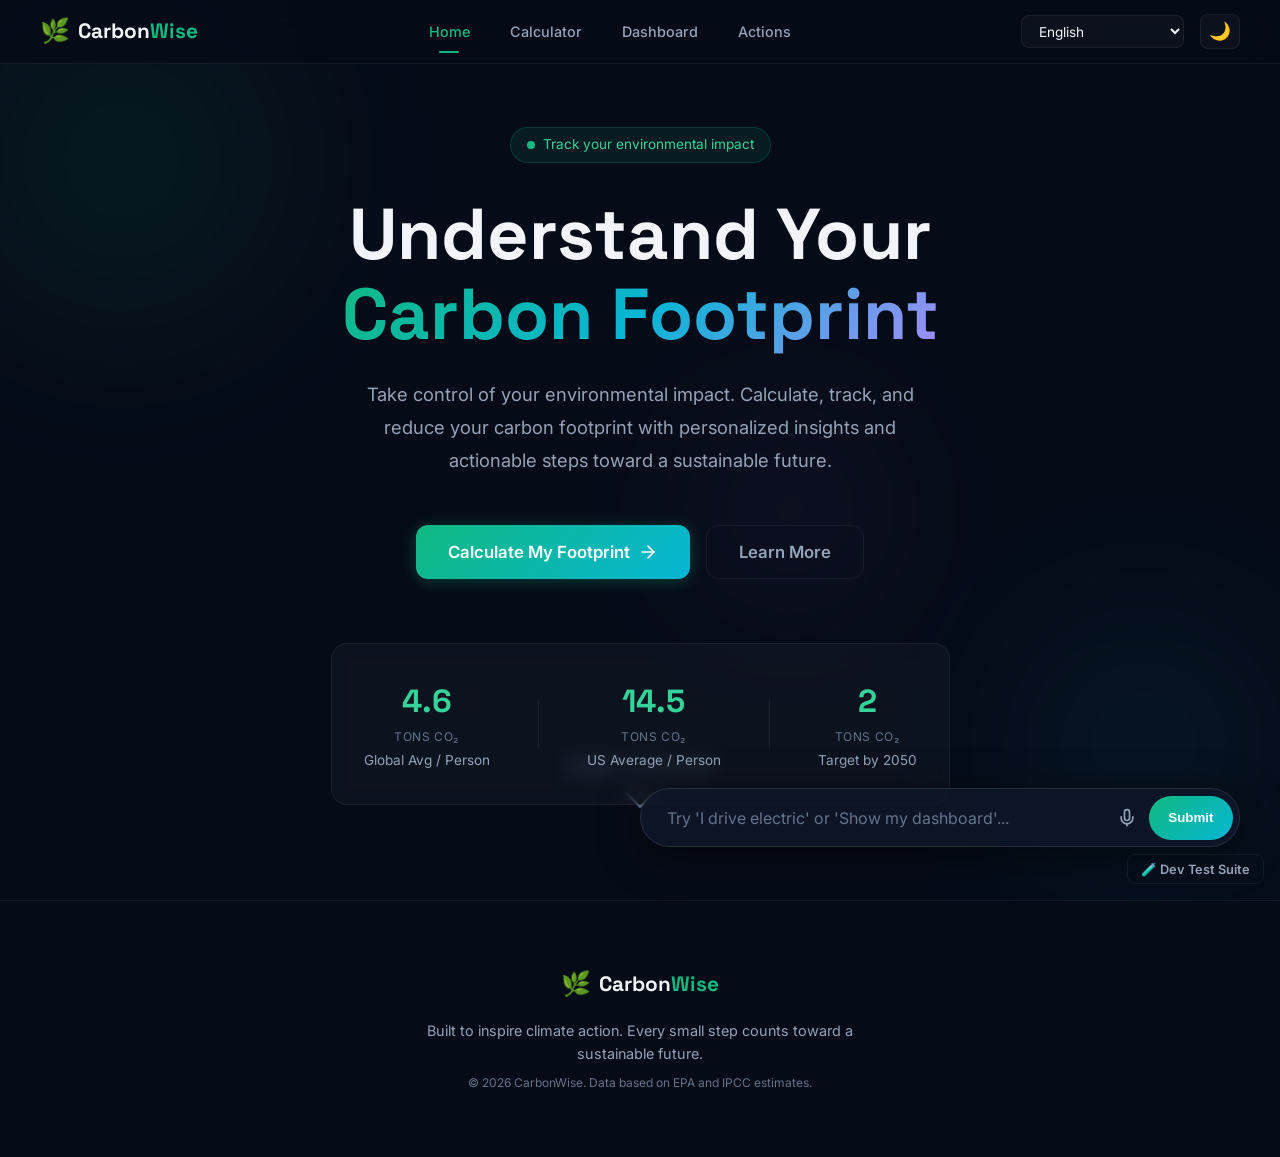
<file: index.html>
<!DOCTYPE html>
<html lang="en">
<head>
    <meta charset="UTF-8">
    <meta name="viewport" content="width=device-width, initial-scale=1.0">
    <title>CarbonWise — Track & Reduce Your Carbon Footprint</title>
    <meta name="description" content="Understand, track, and reduce your carbon footprint with personalized insights and actionable steps. Join the movement for a greener planet.">
    <link rel="preconnect" href="https://fonts.googleapis.com">
    <link rel="preconnect" href="https://fonts.gstatic.com" crossorigin>
    <link href="https://fonts.googleapis.com/css2?family=Inter:wght@300;400;500;600;700;800;900&family=Space+Grotesk:wght@400;500;600;700&display=swap" rel="stylesheet">
    <link rel="stylesheet" href="styles.css">
</head>
<body>

    <!-- ===== NAVIGATION ===== -->
    <nav id="app-nav" aria-label="Main Navigation">
        <div class="nav-container">
            <a href="#" class="nav-logo" aria-label="CarbonWise Home">
                <span class="logo-icon" aria-hidden="true">🌿</span>
                <span class="logo-text">Carbon<span class="logo-accent">Wise</span></span>
            </a>
            <div class="nav-links" role="menubar">
                <a href="#hero-section" class="nav-link active" data-section="hero" role="menuitem" data-i18n="nav_home">Home</a>
                <a href="#calculator-section" class="nav-link" data-section="calculator" role="menuitem" data-i18n="nav_calculator">Calculator</a>
                <a href="#dashboard-section" class="nav-link" data-section="dashboard" role="menuitem" data-i18n="nav_dashboard">Dashboard</a>
                <a href="#actions-section" class="nav-link" data-section="actions" role="menuitem" data-i18n="nav_actions">Actions</a>
            </div>
            <div class="nav-controls">
                <div class="lang-selector">
                    <select id="lang-select" aria-label="Select Language">
                        <option value="en">English</option>
                        <option value="hi">हिंदी (Hindi)</option>
                        <option value="mr">मराठी (Marathi)</option>
                        <option value="es">Español (Spanish)</option>
                        <option value="fr">Français (French)</option>
                    </select>
                </div>
                <button id="theme-toggle" class="theme-toggle" aria-label="Toggle theme">
                    <span class="theme-icon" aria-hidden="true">🌙</span>
                </button>
            </div>
        </div>
    </nav>

    <!-- ===== VOICE & SEARCH COMMAND BAR ===== -->
    <div class="command-bar-wrapper">
        <div class="command-bar" role="search">
            <input type="text" id="intent-input" placeholder="Try 'I drive electric' or 'Show my dashboard'..." aria-label="Search or voice command input" data-i18n-placeholder="cmd_placeholder">
            <button id="voice-btn" class="voice-btn" aria-label="Start Voice Input" title="Voice Input">
                <svg width="20" height="20" viewBox="0 0 24 24" fill="none" stroke="currentColor" stroke-width="2"><path d="M12 2a3 3 0 0 0-3 3v7a3 3 0 0 0 6 0V5a3 3 0 0 0-3-3Z"></path><path d="M19 10v2a7 7 0 0 1-14 0v-2"></path><line x1="12" y1="19" x2="12" y2="22"></line></svg>
            </button>
            <button id="intent-submit-btn" class="intent-btn" aria-label="Submit Command" data-i18n="cmd_submit">Submit</button>
        </div>
        <div id="command-feedback" class="command-feedback" aria-live="polite"></div>
    </div>

    <!-- ===== HERO SECTION ===== -->
    <section id="hero-section" class="section hero-section" aria-labelledby="hero-title">
        <div class="hero-bg-effects" aria-hidden="true">
            <div class="hero-orb hero-orb-1"></div>
            <div class="hero-orb hero-orb-2"></div>
            <div class="hero-orb hero-orb-3"></div>
            <div class="hero-particles" id="hero-particles"></div>
        </div>
        <div class="hero-content">
            <div class="hero-badge">
                <span class="badge-dot" aria-hidden="true"></span>
                <span data-i18n="hero_badge">Track your environmental impact</span>
            </div>
            <h1 class="hero-title" id="hero-title">
                <span data-i18n="hero_title_1">Understand Your</span><br>
                <span class="gradient-text" data-i18n="hero_title_2">Carbon Footprint</span>
            </h1>
            <p class="hero-subtitle" data-i18n="hero_subtitle">
                Take control of your environmental impact. Calculate, track, and reduce your carbon footprint 
                with personalized insights and actionable steps toward a sustainable future.
            </p>
            <div class="hero-actions">
                <button id="start-calculator-btn" class="btn btn-primary btn-lg" aria-label="Start Calculator">
                    <span data-i18n="btn_calc">Calculate My Footprint</span>
                    <svg width="20" height="20" viewBox="0 0 24 24" fill="none" stroke="currentColor" stroke-width="2" stroke-linecap="round" stroke-linejoin="round" aria-hidden="true"><path d="M5 12h14"/><path d="m12 5 7 7-7 7"/></svg>
                </button>
                <button id="learn-more-btn" class="btn btn-ghost btn-lg" data-i18n="btn_learn">Learn More</button>
            </div>
            <div class="hero-stats" role="group" aria-label="Global Statistics">
                <div class="hero-stat">
                    <span class="hero-stat-value" data-count="4.7">0</span>
                    <span class="hero-stat-unit" data-i18n="unit_tons">tons CO₂</span>
                    <span class="hero-stat-label" data-i18n="stat_global">Global Avg / Person</span>
                </div>
                <div class="hero-stat-divider" aria-hidden="true"></div>
                <div class="hero-stat">
                    <span class="hero-stat-value" data-count="14.7">0</span>
                    <span class="hero-stat-unit" data-i18n="unit_tons">tons CO₂</span>
                    <span class="hero-stat-label" data-i18n="stat_us">US Average / Person</span>
                </div>
                <div class="hero-stat-divider" aria-hidden="true"></div>
                <div class="hero-stat">
                    <span class="hero-stat-value" data-count="2.0">0</span>
                    <span class="hero-stat-unit" data-i18n="unit_tons">tons CO₂</span>
                    <span class="hero-stat-label" data-i18n="stat_target">Target by 2050</span>
                </div>
            </div>
        </div>
        <div class="scroll-indicator" id="scroll-indicator" aria-hidden="true">
            <span data-i18n="scroll_down">Scroll to explore</span>
            <div class="scroll-arrow"></div>
        </div>
    </section>

    <!-- ===== CALCULATOR SECTION ===== -->
    <section id="calculator-section" class="section calculator-section hidden">
        <div class="section-header">
            <span class="section-tag" data-i18n="tag_calc">Carbon Calculator</span>
            <h2 class="section-title"><span data-i18n="calc_title_1">Calculate Your</span> <span class="gradient-text" data-i18n="calc_title_2">Footprint</span></h2>
            <p class="section-desc" data-i18n="calc_desc">Answer a few questions about your lifestyle to get a personalized carbon footprint estimate.</p>
        </div>

        <!-- Step Progress Indicator -->
        <div class="step-progress" aria-hidden="true">
            <div class="step-progress-bar">
                <div class="step-progress-fill" id="step-progress-fill"></div>
            </div>
            <div class="step-indicators">
                <div class="step-indicator active" data-step="1">
                    <div class="step-dot">1</div>
                    <span class="step-label" data-i18n="step_transport">Transport</span>
                </div>
                <div class="step-indicator" data-step="2">
                    <div class="step-dot">2</div>
                    <span class="step-label" data-i18n="step_energy">Energy</span>
                </div>
                <div class="step-indicator" data-step="3">
                    <div class="step-dot">3</div>
                    <span class="step-label" data-i18n="step_diet">Diet</span>
                </div>
                <div class="step-indicator" data-step="4">
                    <div class="step-dot">4</div>
                    <span class="step-label" data-i18n="step_lifestyle">Lifestyle</span>
                </div>
            </div>
        </div>

        <!-- Calculator Steps -->
        <div class="calc-container" role="form" aria-live="polite">
            <!-- Step 1: Transportation -->
            <div class="calc-step active" data-step="1" id="calc-step-1">
                <div class="calc-step-header">
                    <div class="calc-step-icon" aria-hidden="true">🚗</div>
                    <h3 data-i18n="q_transport_title">Transportation</h3>
                    <p data-i18n="q_transport_desc">How do you get around? Your transportation choices have one of the biggest impacts on your carbon footprint.</p>
                </div>
                <div class="calc-form">
                    <div class="form-group" role="radiogroup" aria-labelledby="label_vehicle">
                        <label class="form-label" id="label_vehicle" data-i18n="lbl_vehicle">What type of vehicle do you primarily drive?</label>
                        <div class="option-cards" id="vehicle-type">
                            <div class="option-card" data-value="gasoline" tabindex="0" role="radio" aria-checked="false">
                                <span class="option-icon" aria-hidden="true">⛽</span>
                                <span class="option-title" data-i18n="opt_gas">Gasoline</span>
                            </div>
                            <div class="option-card" data-value="diesel" tabindex="0" role="radio" aria-checked="false">
                                <span class="option-icon" aria-hidden="true">🛢️</span>
                                <span class="option-title" data-i18n="opt_diesel">Diesel</span>
                            </div>
                            <div class="option-card" data-value="hybrid" tabindex="0" role="radio" aria-checked="false">
                                <span class="option-icon" aria-hidden="true">🔋</span>
                                <span class="option-title" data-i18n="opt_hybrid">Hybrid</span>
                            </div>
                            <div class="option-card" data-value="electric" tabindex="0" role="radio" aria-checked="false">
                                <span class="option-icon" aria-hidden="true">⚡</span>
                                <span class="option-title" data-i18n="opt_ev">Electric</span>
                            </div>
                            <div class="option-card" data-value="none" tabindex="0" role="radio" aria-checked="false">
                                <span class="option-icon" aria-hidden="true">🚶</span>
                                <span class="option-title" data-i18n="opt_none">No Car</span>
                            </div>
                        </div>
                    </div>
                    <div class="form-group">
                        <label class="form-label" for="weekly-miles" data-i18n="lbl_miles">Weekly driving distance (miles)</label>
                        <div class="slider-group">
                            <input type="range" id="weekly-miles" class="custom-slider" min="0" max="500" value="100" step="10">
                            <div class="slider-value"><span id="weekly-miles-val">100</span> <span data-i18n="lbl_mi_week">mi/week</span></div>
                        </div>
                    </div>
                    <div class="form-group">
                        <label class="form-label" for="flights-year" data-i18n="lbl_flights">Number of round-trip flights per year</label>
                        <div class="slider-group">
                            <input type="range" id="flights-year" class="custom-slider" min="0" max="20" value="2" step="1">
                            <div class="slider-value"><span id="flights-year-val">2</span> <span data-i18n="lbl_flights_yr">flights/year</span></div>
                        </div>
                    </div>
                    <div class="form-group" role="radiogroup" aria-labelledby="label_transit">
                        <label class="form-label" id="label_transit" data-i18n="lbl_transit">Do you use public transit regularly?</label>
                        <div class="toggle-group">
                            <div class="toggle-btn active" data-value="no" id="transit-no" tabindex="0" role="radio" aria-checked="true" data-i18n="opt_no">No</div>
                            <div class="toggle-btn" data-value="sometimes" id="transit-sometimes" tabindex="0" role="radio" aria-checked="false" data-i18n="opt_sometimes">Sometimes</div>
                            <div class="toggle-btn" data-value="daily" id="transit-daily" tabindex="0" role="radio" aria-checked="false" data-i18n="opt_daily">Daily</div>
                        </div>
                    </div>
                </div>
            </div>

            <!-- Step 2: Energy -->
            <div class="calc-step" data-step="2" id="calc-step-2">
                <div class="calc-step-header">
                    <div class="calc-step-icon" aria-hidden="true">⚡</div>
                    <h3 data-i18n="q_energy_title">Home Energy</h3>
                    <p data-i18n="q_energy_desc">Your home energy use — heating, cooling, and electricity — is a major part of your footprint.</p>
                </div>
                <div class="calc-form">
                    <div class="form-group">
                        <label class="form-label" for="electricity-bill" data-i18n="lbl_elec_bill">Monthly electricity bill ($)</label>
                        <div class="slider-group">
                            <input type="range" id="electricity-bill" class="custom-slider" min="0" max="500" value="120" step="10">
                            <div class="slider-value">$<span id="electricity-bill-val">120</span>/<span data-i18n="lbl_month">month</span></div>
                        </div>
                    </div>
                    <div class="form-group" role="radiogroup" aria-labelledby="label_heat">
                        <label class="form-label" id="label_heat" data-i18n="lbl_heat">Primary heating source</label>
                        <div class="option-cards" id="heating-source">
                            <div class="option-card" data-value="natural-gas" tabindex="0" role="radio" aria-checked="false">
                                <span class="option-icon" aria-hidden="true">🔥</span>
                                <span class="option-title" data-i18n="opt_natgas">Natural Gas</span>
                            </div>
                            <div class="option-card" data-value="electric" tabindex="0" role="radio" aria-checked="false">
                                <span class="option-icon" aria-hidden="true">⚡</span>
                                <span class="option-title" data-i18n="opt_elecheat">Electric</span>
                            </div>
                            <div class="option-card" data-value="oil" tabindex="0" role="radio" aria-checked="false">
                                <span class="option-icon" aria-hidden="true">🛢️</span>
                                <span class="option-title" data-i18n="opt_oil">Oil</span>
                            </div>
                            <div class="option-card" data-value="renewable" tabindex="0" role="radio" aria-checked="false">
                                <span class="option-icon" aria-hidden="true">☀️</span>
                                <span class="option-title" data-i18n="opt_renew">Renewable</span>
                            </div>
                        </div>
                    </div>
                    <div class="form-group">
                        <label class="form-label" for="home-size" data-i18n="lbl_homesize">Home size (sq ft)</label>
                        <div class="slider-group">
                            <input type="range" id="home-size" class="custom-slider" min="200" max="5000" value="1500" step="100">
                            <div class="slider-value"><span id="home-size-val">1500</span> <span data-i18n="lbl_sqft">sq ft</span></div>
                        </div>
                    </div>
                    <div class="form-group" role="radiogroup" aria-labelledby="label_renew_use">
                        <label class="form-label" id="label_renew_use" data-i18n="lbl_renew_use">Do you use renewable energy?</label>
                        <div class="toggle-group">
                            <div class="toggle-btn active" data-value="no" id="renewable-no" tabindex="0" role="radio" aria-checked="true" data-i18n="opt_no">No</div>
                            <div class="toggle-btn" data-value="partial" id="renewable-partial" tabindex="0" role="radio" aria-checked="false" data-i18n="opt_partial">Partially</div>
                            <div class="toggle-btn" data-value="yes" id="renewable-yes" tabindex="0" role="radio" aria-checked="false" data-i18n="opt_yes100">Yes, 100%</div>
                        </div>
                    </div>
                </div>
            </div>

            <!-- Step 3: Diet -->
            <div class="calc-step" data-step="3" id="calc-step-3">
                <div class="calc-step-header">
                    <div class="calc-step-icon" aria-hidden="true">🥗</div>
                    <h3 data-i18n="q_diet_title">Diet & Food</h3>
                    <p data-i18n="q_diet_desc">What you eat matters. Food production is responsible for about 26% of global greenhouse gas emissions.</p>
                </div>
                <div class="calc-form">
                    <div class="form-group" role="radiogroup" aria-labelledby="label_diet">
                        <label class="form-label" id="label_diet" data-i18n="lbl_diet">How would you describe your diet?</label>
                        <div class="option-cards" id="diet-type">
                            <div class="option-card" data-value="heavy-meat" tabindex="0" role="radio" aria-checked="false">
                                <span class="option-icon" aria-hidden="true">🥩</span>
                                <span class="option-title" data-i18n="opt_heavymeat">Heavy Meat</span>
                            </div>
                            <div class="option-card" data-value="average" tabindex="0" role="radio" aria-checked="false">
                                <span class="option-icon" aria-hidden="true">🍗</span>
                                <span class="option-title" data-i18n="opt_avgmeat">Average</span>
                            </div>
                            <div class="option-card" data-value="low-meat" tabindex="0" role="radio" aria-checked="false">
                                <span class="option-icon" aria-hidden="true">🐟</span>
                                <span class="option-title" data-i18n="opt_lowmeat">Low Meat</span>
                            </div>
                            <div class="option-card" data-value="vegetarian" tabindex="0" role="radio" aria-checked="false">
                                <span class="option-icon" aria-hidden="true">🥬</span>
                                <span class="option-title" data-i18n="opt_veg">Vegetarian</span>
                            </div>
                            <div class="option-card" data-value="vegan" tabindex="0" role="radio" aria-checked="false">
                                <span class="option-icon" aria-hidden="true">🌱</span>
                                <span class="option-title" data-i18n="opt_vegan">Vegan</span>
                            </div>
                        </div>
                    </div>
                    <div class="form-group" role="radiogroup" aria-labelledby="label_local">
                        <label class="form-label" id="label_local" data-i18n="lbl_local">How often do you buy locally-sourced food?</label>
                        <div class="toggle-group">
                            <div class="toggle-btn active" data-value="rarely" id="local-rarely" tabindex="0" role="radio" aria-checked="true" data-i18n="opt_rarely">Rarely</div>
                            <div class="toggle-btn" data-value="sometimes" id="local-sometimes" tabindex="0" role="radio" aria-checked="false" data-i18n="opt_sometimes">Sometimes</div>
                            <div class="toggle-btn" data-value="mostly" id="local-mostly" tabindex="0" role="radio" aria-checked="false" data-i18n="opt_mostly">Mostly</div>
                        </div>
                    </div>
                    <div class="form-group" role="radiogroup" aria-labelledby="label_waste">
                        <label class="form-label" id="label_waste" data-i18n="lbl_waste">How much food do you typically waste?</label>
                        <div class="toggle-group">
                            <div class="toggle-btn" data-value="a-lot" id="waste-alot" tabindex="0" role="radio" aria-checked="false" data-i18n="opt_alot">A Lot</div>
                            <div class="toggle-btn active" data-value="some" id="waste-some" tabindex="0" role="radio" aria-checked="true" data-i18n="opt_some">Some</div>
                            <div class="toggle-btn" data-value="minimal" id="waste-minimal" tabindex="0" role="radio" aria-checked="false" data-i18n="opt_minimal">Minimal</div>
                        </div>
                    </div>
                </div>
            </div>

            <!-- Step 4: Lifestyle -->
            <div class="calc-step" data-step="4" id="calc-step-4">
                <div class="calc-step-header">
                    <div class="calc-step-icon" aria-hidden="true">🏠</div>
                    <h3 data-i18n="q_life_title">Lifestyle & Consumption</h3>
                    <p data-i18n="q_life_desc">Your shopping habits, waste management, and general lifestyle choices also contribute to your footprint.</p>
                </div>
                <div class="calc-form">
                    <div class="form-group" role="radiogroup" aria-labelledby="label_spend">
                        <label class="form-label" id="label_spend" data-i18n="lbl_spend">How much do you spend on new goods per month?</label>
                        <div class="option-cards" id="spending-habits">
                            <div class="option-card" data-value="minimal" tabindex="0" role="radio" aria-checked="false">
                                <span class="option-icon" aria-hidden="true">🪶</span>
                                <span class="option-title" data-i18n="opt_minspend">Minimal</span>
                            </div>
                            <div class="option-card" data-value="moderate" tabindex="0" role="radio" aria-checked="false">
                                <span class="option-icon" aria-hidden="true">🛍️</span>
                                <span class="option-title" data-i18n="opt_modspend">Moderate</span>
                            </div>
                            <div class="option-card" data-value="high" tabindex="0" role="radio" aria-checked="false">
                                <span class="option-icon" aria-hidden="true">💎</span>
                                <span class="option-title" data-i18n="opt_highspend">High</span>
                            </div>
                        </div>
                    </div>
                    <div class="form-group" role="radiogroup" aria-labelledby="label_recycle">
                        <label class="form-label" id="label_recycle" data-i18n="lbl_recycle">Do you recycle and compost?</label>
                        <div class="toggle-group">
                            <div class="toggle-btn active" data-value="no" id="recycle-no" tabindex="0" role="radio" aria-checked="true" data-i18n="opt_no">No</div>
                            <div class="toggle-btn" data-value="recycle-only" id="recycle-only" tabindex="0" role="radio" aria-checked="false" data-i18n="opt_reconly">Recycle Only</div>
                            <div class="toggle-btn" data-value="both" id="recycle-both" tabindex="0" role="radio" aria-checked="false" data-i18n="opt_both">Both</div>
                        </div>
                    </div>
                    <div class="form-group" role="radiogroup" aria-labelledby="label_secondhand">
                        <label class="form-label" id="label_secondhand" data-i18n="lbl_secondhand">How often do you buy second-hand or refurbished items?</label>
                        <div class="toggle-group">
                            <div class="toggle-btn active" data-value="never" id="secondhand-never" tabindex="0" role="radio" aria-checked="true" data-i18n="opt_never">Never</div>
                            <div class="toggle-btn" data-value="sometimes" id="secondhand-sometimes" tabindex="0" role="radio" aria-checked="false" data-i18n="opt_sometimes">Sometimes</div>
                            <div class="toggle-btn" data-value="often" id="secondhand-often" tabindex="0" role="radio" aria-checked="false" data-i18n="opt_often">Often</div>
                        </div>
                    </div>
                </div>
            </div>

            <!-- Navigation Buttons -->
            <div class="calc-nav">
                <button class="btn btn-ghost" id="calc-prev-btn" disabled aria-label="Previous Step">
                    <svg width="18" height="18" viewBox="0 0 24 24" fill="none" stroke="currentColor" stroke-width="2" stroke-linecap="round" stroke-linejoin="round" aria-hidden="true"><path d="M19 12H5"/><path d="m12 19-7-7 7-7"/></svg>
                    <span data-i18n="btn_prev">Previous</span>
                </button>
                <button class="btn btn-primary" id="calc-next-btn" aria-label="Next Step">
                    <span data-i18n="btn_next">Next</span>
                    <svg width="18" height="18" viewBox="0 0 24 24" fill="none" stroke="currentColor" stroke-width="2" stroke-linecap="round" stroke-linejoin="round" aria-hidden="true"><path d="M5 12h14"/><path d="m12 5 7 7-7 7"/></svg>
                </button>
                <button class="btn btn-primary btn-glow hidden" id="calc-submit-btn" aria-label="Submit Results">
                    <span data-i18n="btn_submit">See My Results</span>
                    <svg width="18" height="18" viewBox="0 0 24 24" fill="none" stroke="currentColor" stroke-width="2" aria-hidden="true"><path d="M22 11.08V12a10 10 0 1 1-5.93-9.14"/><polyline points="22 4 12 14.01 9 11.01"/></svg>
                </button>
            </div>
        </div>
    </section>

    <!-- ===== DASHBOARD SECTION ===== -->
    <section id="dashboard-section" class="section dashboard-section hidden" aria-labelledby="dashboard-title">
        <div class="section-header">
            <span class="section-tag" data-i18n="tag_results">Your Results</span>
            <h2 class="section-title"><span data-i18n="dash_title_1">Your Carbon</span> <span class="gradient-text" data-i18n="dash_title_2">Dashboard</span></h2>
            <p class="section-desc" data-i18n="dash_desc">Here's a breakdown of your estimated annual carbon footprint and how it compares.</p>
            <button id="speak-results-btn" class="btn btn-ghost" aria-label="Read results out loud">
                <svg width="16" height="16" viewBox="0 0 24 24" fill="none" stroke="currentColor" stroke-width="2" style="margin-right: 6px;"><polygon points="11 5 6 9 2 9 2 15 6 15 11 19 11 5"></polygon><path d="M19.07 4.93a10 10 0 0 1 0 14.14M15.54 8.46a5 5 0 0 1 0 7.07"></path></svg>
                <span data-i18n="btn_speak_results">Read Results Out Loud</span>
            </button>
        </div>

        <div class="dashboard-grid">
            <!-- Total Footprint Card -->
            <div class="dash-card total-card">
                <div class="card-glow"></div>
                <div class="total-card-content">
                    <span class="dash-card-label" data-i18n="lbl_total_footprint">Your Annual Carbon Footprint</span>
                    <div class="total-value-wrap">
                        <span class="total-value" id="total-footprint" aria-live="polite">0.0</span>
                        <span class="total-unit" data-i18n="unit_tons_yr">tons CO₂e/year</span>
                    </div>
                    <div class="total-rating" id="total-rating" aria-live="polite">
                        <span class="rating-badge">Calculating...</span>
                    </div>
                    <div class="comparison-bar-container" aria-hidden="true">
                        <div class="comparison-bar">
                            <div class="comparison-marker comparison-you" id="comparison-you" style="left: 0%">
                                <span class="marker-label" data-i18n="marker_you">You</span>
                                <div class="marker-dot"></div>
                            </div>
                            <div class="comparison-marker comparison-avg" style="left: 50%">
                                <div class="marker-dot"></div>
                                <span class="marker-label" data-i18n="marker_avg">US Avg</span>
                            </div>
                            <div class="comparison-marker comparison-target" style="left: 13.6%">
                                <div class="marker-dot"></div>
                                <span class="marker-label" data-i18n="marker_target">Target</span>
                            </div>
                            <div class="comparison-gradient"></div>
                        </div>
                        <div class="comparison-labels">
                            <span>0</span>
                            <span>7.5</span>
                            <span>14.7t</span>
                        </div>
                    </div>
                </div>
            </div>

            <!-- Breakdown Donut Chart -->
            <div class="dash-card breakdown-card">
                <h3 class="dash-card-title" data-i18n="dash_breakdown">Breakdown by Category</h3>
                <div class="donut-container" aria-hidden="true">
                    <canvas id="donut-chart" width="220" height="220"></canvas>
                    <div class="donut-center">
                        <span class="donut-center-val" id="donut-center-val">0</span>
                        <span class="donut-center-label" data-i18n="unit_tons_short">tons</span>
                    </div>
                </div>
                <div class="donut-legend" id="donut-legend" aria-hidden="true"></div>
            </div>

            <!-- Category Bars -->
            <div class="dash-card bars-card">
                <h3 class="dash-card-title" data-i18n="dash_bars">Emissions by Category</h3>
                <div class="category-bars" id="category-bars" aria-live="polite"></div>
            </div>

            <!-- Equivalents Card -->
            <div class="dash-card equiv-card">
                <h3 class="dash-card-title" data-i18n="dash_equiv">What Your Footprint Equals</h3>
                <div class="equiv-grid" id="equiv-grid" aria-live="polite">
                    <div class="equiv-item">
                        <span class="equiv-icon" aria-hidden="true">🌳</span>
                        <span class="equiv-value" id="equiv-trees">0</span>
                        <span class="equiv-label" data-i18n="equiv_trees">Trees needed to offset</span>
                    </div>
                    <div class="equiv-item">
                        <span class="equiv-icon" aria-hidden="true">🚗</span>
                        <span class="equiv-value" id="equiv-driving">0</span>
                        <span class="equiv-label" data-i18n="equiv_driving">Miles of driving</span>
                    </div>
                    <div class="equiv-item">
                        <span class="equiv-icon" aria-hidden="true">💡</span>
                        <span class="equiv-value" id="equiv-bulbs">0</span>
                        <span class="equiv-label" data-i18n="equiv_bulbs">LED bulbs for a year</span>
                    </div>
                    <div class="equiv-item">
                        <span class="equiv-icon" aria-hidden="true">✈️</span>
                        <span class="equiv-value" id="equiv-flights">0</span>
                        <span class="equiv-label" data-i18n="equiv_flights">NY→London flights</span>
                    </div>
                </div>
            </div>

            <!-- Recalculate -->
            <div class="dash-card recalc-card">
                <p data-i18n="dash_recalc_msg">Not happy with the results? Adjust your inputs and try again.</p>
                <button class="btn btn-ghost" id="recalculate-btn" aria-label="Recalculate footprint">
                    <svg width="18" height="18" viewBox="0 0 24 24" fill="none" stroke="currentColor" stroke-width="2" aria-hidden="true"><polyline points="23 4 23 10 17 10"/><path d="M20.49 15a9 9 0 1 1-2.12-9.36L23 10"/></svg>
                    <span data-i18n="btn_recalc">Recalculate</span>
                </button>
            </div>
        </div>
    </section>

    <!-- ===== ACTIONS SECTION ===== -->
    <section id="actions-section" class="section actions-section hidden" aria-labelledby="actions-title">
        <div class="section-header">
            <span class="section-tag" data-i18n="tag_actions">Take Action</span>
            <h2 class="section-title"><span data-i18n="act_title_1">Reduce Your</span> <span class="gradient-text" data-i18n="act_title_2">Impact</span></h2>
            <p class="section-desc" data-i18n="act_desc">Personalized actions based on your footprint. Complete actions to earn points and badges!</p>
        </div>

        <!-- Points & Badges Bar -->
        <div class="gamification-bar" aria-live="polite">
            <div class="points-display">
                <span class="points-icon" aria-hidden="true">⭐</span>
                <span class="points-value" id="total-points">0</span>
                <span class="points-label" data-i18n="lbl_points">Points</span>
            </div>
            <div class="badges-display" id="badges-display" aria-label="Earned Badges">
                <!-- Badges injected by JS -->
            </div>
            <div class="level-display">
                <span class="level-label" data-i18n="lbl_level">Level</span>
                <span class="level-value" id="user-level">1</span>
                <div class="level-progress-bar" aria-hidden="true">
                    <div class="level-progress-fill" id="level-progress-fill" style="width: 0%"></div>
                </div>
            </div>
        </div>

        <!-- Action Categories -->
        <div class="actions-tabs" role="tablist" aria-label="Action categories">
            <button class="action-tab active" data-category="all" role="tab" aria-selected="true" data-i18n="tab_all">All</button>
            <button class="action-tab" data-category="transport" role="tab" aria-selected="false" data-i18n="tab_transport">🚗 Transport</button>
            <button class="action-tab" data-category="energy" role="tab" aria-selected="false" data-i18n="tab_energy">⚡ Energy</button>
            <button class="action-tab" data-category="diet" role="tab" aria-selected="false" data-i18n="tab_diet">🥗 Diet</button>
            <button class="action-tab" data-category="lifestyle" role="tab" aria-selected="false" data-i18n="tab_lifestyle">🏠 Lifestyle</button>
        </div>

        <!-- Actions List -->
        <div class="actions-list" id="actions-list" role="list">
            <!-- Actions injected by JS -->
        </div>
    </section>

    <!-- ===== TEST SUITE (HIDDEN BY DEFAULT) ===== -->
    <div class="test-toggle-wrapper">
        <button id="test-suite-toggle" class="btn btn-ghost btn-sm" aria-label="Toggle Developer Test Suite">🧪 Dev Test Suite</button>
    </div>
    <section id="test-suite-section" class="section test-suite-section hidden" aria-labelledby="test-suite-title">
        <div class="section-header">
            <h2 class="section-title">Automated <span class="gradient-text">Test Suite</span></h2>
            <p class="section-desc">Runs 100 validation scenarios across calculation logic, security, and translations.</p>
            <button id="run-tests-btn" class="btn btn-primary" style="margin-top: 1rem;">Run 100 Tests</button>
        </div>
        <div class="test-stats" id="test-stats">
            <div class="test-stat pass"><span id="test-pass-count">0</span> Passed</div>
            <div class="test-stat fail"><span id="test-fail-count">0</span> Failed</div>
            <div class="test-stat total"><span id="test-total-count">0</span> Total</div>
        </div>
        <div class="test-log-container">
            <table class="test-table">
                <thead>
                    <tr>
                        <th>ID</th>
                        <th>Category</th>
                        <th>Scenario</th>
                        <th>Result</th>
                        <th>Output</th>
                    </tr>
                </thead>
                <tbody id="test-log-body">
                    <!-- Logs injected by JS -->
                </tbody>
            </table>
        </div>
    </section>

    <!-- ===== FOOTER ===== -->
    <footer class="app-footer" role="contentinfo">
        <div class="footer-content">
            <div class="footer-brand">
                <span class="logo-icon" aria-hidden="true">🌿</span>
                <span class="logo-text">Carbon<span class="logo-accent">Wise</span></span>
            </div>
            <p class="footer-text" data-i18n="footer_text">Built to inspire climate action. Every small step counts toward a sustainable future.</p>
            <p class="footer-copy">© 2026 CarbonWise. Data based on EPA and IPCC estimates.</p>
        </div>
    </footer>

    <script src="app.js"></script>
</body>
</html>
</file>
<file: styles.css>
/* ============================================
   CarbonWise — Premium Design System (Upgraded)
   ============================================ */

/* === CSS Custom Properties === */
:root {
    /* Colors */
    --bg-primary: #060b18;
    --bg-secondary: #0c1222;
    --bg-card: rgba(15, 23, 42, 0.7);
    --bg-card-hover: rgba(20, 30, 55, 0.8);
    --bg-glass: rgba(255, 255, 255, 0.03);
    --bg-glass-border: rgba(255, 255, 255, 0.06);

    --text-primary: #f1f5f9;
    --text-secondary: #94a3b8;
    --text-muted: #64748b;

    --accent-green: #10b981;
    --accent-green-light: #34d399;
    --accent-green-glow: rgba(16, 185, 129, 0.3);
    --accent-teal: #06b6d4;
    --accent-teal-glow: rgba(6, 182, 212, 0.2);
    --accent-amber: #f59e0b;
    --accent-amber-glow: rgba(245, 158, 11, 0.2);
    --accent-red: #ef4444;
    --accent-red-glow: rgba(239, 68, 68, 0.2);
    --accent-purple: #a78bfa;

    --gradient-primary: linear-gradient(135deg, #10b981, #06b6d4);
    --gradient-hero: linear-gradient(135deg, #10b981 0%, #06b6d4 50%, #a78bfa 100%);
    --gradient-warm: linear-gradient(135deg, #f59e0b, #ef4444);

    /* Typography */
    --font-primary: 'Inter', -apple-system, BlinkMacSystemFont, sans-serif;
    --font-display: 'Space Grotesk', 'Inter', sans-serif;

    /* Spacing */
    --space-xs: 0.25rem;
    --space-sm: 0.5rem;
    --space-md: 1rem;
    --space-lg: 1.5rem;
    --space-xl: 2rem;
    --space-2xl: 3rem;
    --space-3xl: 4rem;

    /* Borders */
    --radius-sm: 8px;
    --radius-md: 12px;
    --radius-lg: 16px;
    --radius-xl: 24px;
    --radius-full: 9999px;

    /* Shadows */
    --shadow-sm: 0 1px 3px rgba(0,0,0,0.3);
    --shadow-md: 0 4px 20px rgba(0,0,0,0.4);
    --shadow-lg: 0 8px 40px rgba(0,0,0,0.5);
    --shadow-glow-green: 0 0 30px rgba(16, 185, 129, 0.15);

    /* Transitions */
    --transition-fast: 150ms ease;
    --transition-base: 250ms ease;
    --transition-slow: 400ms ease;
    --transition-spring: 500ms cubic-bezier(0.34, 1.56, 0.64, 1);
}


/* === Reset & Base === */
*, *::before, *::after {
    margin: 0;
    padding: 0;
    box-sizing: border-box;
}

/* Accessibility Focus Ring */
*:focus-visible {
    outline: 3px solid var(--accent-green-light);
    outline-offset: 2px;
    border-radius: var(--radius-sm);
}

html {
    scroll-behavior: smooth;
    font-size: 16px;
}

body {
    font-family: var(--font-primary);
    background: var(--bg-primary);
    color: var(--text-primary);
    line-height: 1.6;
    overflow-x: hidden;
    -webkit-font-smoothing: antialiased;
    -moz-osx-font-smoothing: grayscale;
}

/* Scrollbar */
::-webkit-scrollbar {
    width: 8px;
}
::-webkit-scrollbar-track {
    background: var(--bg-secondary);
}
::-webkit-scrollbar-thumb {
    background: var(--accent-green);
    border-radius: var(--radius-full);
}
::-webkit-scrollbar-thumb:hover {
    background: var(--accent-green-light);
}

/* Selection */
::selection {
    background: var(--accent-green);
    color: var(--bg-primary);
}

/* === Layout === */
.section {
    min-height: 100vh;
    padding: 6rem 2rem 4rem;
    position: relative;
    display: flex;
    flex-direction: column;
    align-items: center;
}

.section-header {
    text-align: center;
    max-width: 640px;
    margin-bottom: var(--space-3xl);
}

.section-tag {
    display: inline-block;
    padding: 0.35rem 1rem;
    font-size: 0.8rem;
    font-weight: 600;
    text-transform: uppercase;
    letter-spacing: 0.1em;
    color: var(--accent-green);
    background: rgba(16, 185, 129, 0.1);
    border: 1px solid rgba(16, 185, 129, 0.2);
    border-radius: var(--radius-full);
    margin-bottom: var(--space-lg);
}

.section-title {
    font-family: var(--font-display);
    font-size: clamp(2rem, 5vw, 3rem);
    font-weight: 700;
    line-height: 1.2;
    margin-bottom: var(--space-md);
}

.section-desc {
    font-size: 1.05rem;
    color: var(--text-secondary);
    line-height: 1.7;
}

.gradient-text {
    background: var(--gradient-hero);
    -webkit-background-clip: text;
    -webkit-text-fill-color: transparent;
    background-clip: text;
}

.hidden {
    display: none !important;
}


/* ============================================
   NAVIGATION & CONTROLS
   ============================================ */
#app-nav {
    position: fixed;
    top: 0;
    left: 0;
    right: 0;
    z-index: 1000;
    padding: 0.75rem 2rem;
    background: rgba(6, 11, 24, 0.7);
    backdrop-filter: blur(20px);
    -webkit-backdrop-filter: blur(20px);
    border-bottom: 1px solid var(--bg-glass-border);
    transition: var(--transition-base);
}

#app-nav.scrolled {
    background: rgba(6, 11, 24, 0.95);
    box-shadow: var(--shadow-md);
}

.nav-container {
    max-width: 1200px;
    margin: 0 auto;
    display: flex;
    align-items: center;
    justify-content: space-between;
}

.nav-logo {
    display: flex;
    align-items: center;
    gap: 0.5rem;
    text-decoration: none;
    color: var(--text-primary);
}

.logo-icon {
    font-size: 1.5rem;
}

.logo-text {
    font-family: var(--font-display);
    font-size: 1.3rem;
    font-weight: 700;
}

.logo-accent {
    color: var(--accent-green);
}

.nav-links {
    display: flex;
    gap: 0.5rem;
}

.nav-link {
    text-decoration: none;
    color: var(--text-secondary);
    font-size: 0.9rem;
    font-weight: 500;
    padding: 0.5rem 1rem;
    border-radius: var(--radius-sm);
    transition: var(--transition-fast);
    position: relative;
}

.nav-link:hover {
    color: var(--text-primary);
    background: var(--bg-glass);
}

.nav-link.active {
    color: var(--accent-green);
}

.nav-link.active::after {
    content: '';
    position: absolute;
    bottom: -2px;
    left: 50%;
    transform: translateX(-50%);
    width: 20px;
    height: 2px;
    background: var(--accent-green);
    border-radius: var(--radius-full);
}

.nav-controls {
    display: flex;
    align-items: center;
    gap: var(--space-md);
}

/* Language Selector */
.lang-selector select {
    background: var(--bg-glass);
    color: var(--text-primary);
    border: 1px solid var(--bg-glass-border);
    padding: 0.4rem 0.8rem;
    border-radius: var(--radius-sm);
    font-family: var(--font-primary);
    font-size: 0.85rem;
    cursor: pointer;
    outline: none;
}
.lang-selector select:hover {
    background: var(--bg-card-hover);
    border-color: rgba(255,255,255,0.2);
}
.lang-selector select option {
    background: var(--bg-secondary);
    color: var(--text-primary);
}

.theme-toggle {
    background: var(--bg-glass);
    border: 1px solid var(--bg-glass-border);
    border-radius: var(--radius-sm);
    padding: 0.5rem;
    cursor: pointer;
    transition: var(--transition-fast);
    font-size: 1.1rem;
    line-height: 1;
}

.theme-toggle:hover {
    background: var(--bg-card-hover);
    border-color: rgba(255,255,255,0.1);
}

/* ============================================
   VOICE & SEARCH COMMAND BAR
   ============================================ */
.command-bar-wrapper {
    position: fixed;
    bottom: 2rem;
    left: 50%;
    transform: translateX(-50%);
    z-index: 999;
    width: 90%;
    max-width: 600px;
    display: flex;
    flex-direction: column;
    align-items: center;
    gap: var(--space-sm);
    animation: fadeInUp 0.8s ease-out 1.2s both;
}

.command-bar {
    display: flex;
    width: 100%;
    background: rgba(15, 23, 42, 0.85);
    backdrop-filter: blur(15px);
    border: 1px solid rgba(255,255,255,0.1);
    border-radius: var(--radius-full);
    padding: 0.4rem;
    box-shadow: var(--shadow-lg);
    transition: all var(--transition-base);
}

.command-bar:focus-within {
    border-color: var(--accent-teal);
    box-shadow: 0 0 20px var(--accent-teal-glow), var(--shadow-lg);
}

.command-bar input {
    flex: 1;
    background: transparent;
    border: none;
    color: var(--text-primary);
    font-family: var(--font-primary);
    font-size: 1rem;
    padding: 0.5rem 1.2rem;
    outline: none;
}
.command-bar input::placeholder {
    color: var(--text-muted);
}

.voice-btn {
    background: transparent;
    border: none;
    color: var(--text-secondary);
    width: 44px;
    height: 44px;
    border-radius: 50%;
    cursor: pointer;
    display: flex;
    align-items: center;
    justify-content: center;
    transition: all var(--transition-fast);
}

.voice-btn:hover {
    background: rgba(255,255,255,0.05);
    color: var(--accent-green-light);
}

.voice-btn.listening {
    color: var(--accent-red);
    background: var(--accent-red-glow);
    animation: pulseMic 1.5s infinite;
}

@keyframes pulseMic {
    0% { box-shadow: 0 0 0 0 rgba(239, 68, 68, 0.4); }
    70% { box-shadow: 0 0 0 10px rgba(239, 68, 68, 0); }
    100% { box-shadow: 0 0 0 0 rgba(239, 68, 68, 0); }
}

.intent-btn {
    background: var(--gradient-primary);
    color: white;
    border: none;
    padding: 0 1.2rem;
    border-radius: var(--radius-full);
    font-weight: 600;
    cursor: pointer;
    transition: all var(--transition-fast);
}

.intent-btn:hover {
    transform: scale(1.05);
    box-shadow: 0 0 15px var(--accent-green-glow);
}

.command-feedback {
    background: rgba(0,0,0,0.6);
    padding: 0.4rem 1rem;
    border-radius: var(--radius-full);
    font-size: 0.85rem;
    color: var(--accent-green-light);
    opacity: 0;
    transform: translateY(10px);
    transition: all var(--transition-base);
}
.command-feedback.show {
    opacity: 1;
    transform: translateY(0);
}


/* ============================================
   HERO SECTION
   ============================================ */
.hero-section {
    justify-content: center;
    min-height: 100vh;
    overflow: hidden;
}

.hero-bg-effects {
    position: absolute;
    inset: 0;
    overflow: hidden;
    pointer-events: none;
}

.hero-orb {
    position: absolute;
    border-radius: 50%;
    filter: blur(80px);
    opacity: 0.4;
    animation: orbFloat 15s ease-in-out infinite;
}

.hero-orb-1 {
    width: 500px;
    height: 500px;
    background: radial-gradient(circle, rgba(16, 185, 129, 0.3), transparent 70%);
    top: -10%;
    left: -10%;
    animation-delay: 0s;
}

.hero-orb-2 {
    width: 400px;
    height: 400px;
    background: radial-gradient(circle, rgba(6, 182, 212, 0.25), transparent 70%);
    bottom: -5%;
    right: -5%;
    animation-delay: -5s;
}

.hero-orb-3 {
    width: 300px;
    height: 300px;
    background: radial-gradient(circle, rgba(167, 139, 250, 0.2), transparent 70%);
    top: 40%;
    left: 50%;
    animation-delay: -10s;
}

@keyframes orbFloat {
    0%, 100% { transform: translate(0, 0) scale(1); }
    33% { transform: translate(30px, -30px) scale(1.05); }
    66% { transform: translate(-20px, 20px) scale(0.95); }
}

.hero-particles {
    position: absolute;
    inset: 0;
}

.particle {
    position: absolute;
    width: 3px;
    height: 3px;
    background: var(--accent-green);
    border-radius: 50%;
    opacity: 0;
    animation: particleFade 4s ease-in-out infinite;
}

@keyframes particleFade {
    0% { opacity: 0; transform: translateY(0); }
    50% { opacity: 0.6; }
    100% { opacity: 0; transform: translateY(-80px); }
}

.hero-content {
    position: relative;
    z-index: 2;
    text-align: center;
    max-width: 800px;
}

.hero-badge {
    display: inline-flex;
    align-items: center;
    gap: 0.5rem;
    padding: 0.4rem 1rem;
    background: rgba(16, 185, 129, 0.1);
    border: 1px solid rgba(16, 185, 129, 0.2);
    border-radius: var(--radius-full);
    font-size: 0.85rem;
    color: var(--accent-green-light);
    margin-bottom: var(--space-xl);
    animation: fadeInDown 0.8s ease-out;
}

.badge-dot {
    width: 8px;
    height: 8px;
    border-radius: 50%;
    background: var(--accent-green);
    animation: pulse 2s ease-in-out infinite;
}

@keyframes pulse {
    0%, 100% { opacity: 1; transform: scale(1); }
    50% { opacity: 0.5; transform: scale(1.3); }
}

.hero-title {
    font-family: var(--font-display);
    font-size: clamp(2.5rem, 7vw, 4.5rem);
    font-weight: 800;
    line-height: 1.1;
    margin-bottom: var(--space-lg);
    animation: fadeInUp 0.8s ease-out 0.2s both;
}

.hero-subtitle {
    font-size: 1.15rem;
    color: var(--text-secondary);
    line-height: 1.8;
    max-width: 600px;
    margin: 0 auto var(--space-2xl);
    animation: fadeInUp 0.8s ease-out 0.4s both;
}

.hero-actions {
    display: flex;
    justify-content: center;
    gap: var(--space-md);
    margin-bottom: var(--space-3xl);
    animation: fadeInUp 0.8s ease-out 0.6s both;
}

.hero-stats {
    display: flex;
    justify-content: center;
    align-items: center;
    gap: var(--space-2xl);
    padding: var(--space-xl);
    background: var(--bg-glass);
    border: 1px solid var(--bg-glass-border);
    border-radius: var(--radius-lg);
    backdrop-filter: blur(10px);
    animation: fadeInUp 0.8s ease-out 0.8s both;
}

.hero-stat {
    display: flex;
    flex-direction: column;
    align-items: center;
    text-align: center;
}

.hero-stat-value {
    font-family: var(--font-display);
    font-size: 2rem;
    font-weight: 700;
    color: var(--accent-green-light);
}

.hero-stat-unit {
    font-size: 0.75rem;
    color: var(--text-muted);
    text-transform: uppercase;
    letter-spacing: 0.05em;
}

.hero-stat-label {
    font-size: 0.85rem;
    color: var(--text-secondary);
    margin-top: var(--space-xs);
}

.hero-stat-divider {
    width: 1px;
    height: 50px;
    background: var(--bg-glass-border);
}

/* Scroll Indicator */
.scroll-indicator {
    position: absolute;
    bottom: 6rem;
    display: flex;
    flex-direction: column;
    align-items: center;
    gap: 0.5rem;
    color: var(--text-muted);
    font-size: 0.75rem;
    text-transform: uppercase;
    letter-spacing: 0.1em;
    animation: fadeInUp 0.8s ease-out 1s both;
}

.scroll-arrow {
    width: 20px;
    height: 20px;
    border-right: 2px solid var(--text-muted);
    border-bottom: 2px solid var(--text-muted);
    transform: rotate(45deg);
    animation: scrollBounce 2s ease-in-out infinite;
}

@keyframes scrollBounce {
    0%, 100% { transform: rotate(45deg) translateY(0); }
    50% { transform: rotate(45deg) translateY(5px); }
}

@keyframes fadeInUp {
    from { opacity: 0; transform: translateY(20px); }
    to { opacity: 1; transform: translateY(0); }
}

@keyframes fadeInDown {
    from { opacity: 0; transform: translateY(-20px); }
    to { opacity: 1; transform: translateY(0); }
}


/* ============================================
   BUTTONS
   ============================================ */
.btn {
    display: inline-flex;
    align-items: center;
    justify-content: center;
    gap: 0.5rem;
    padding: 0.75rem 1.5rem;
    border: none;
    border-radius: var(--radius-sm);
    font-family: var(--font-primary);
    font-size: 0.95rem;
    font-weight: 600;
    cursor: pointer;
    transition: all var(--transition-base);
    text-decoration: none;
    white-space: nowrap;
}

.btn-primary {
    background: var(--gradient-primary);
    color: white;
    box-shadow: 0 2px 15px var(--accent-green-glow);
}

.btn-primary:hover {
    transform: translateY(-2px);
    box-shadow: 0 4px 25px var(--accent-green-glow);
}

.btn-primary:active {
    transform: translateY(0);
}

.btn-ghost {
    background: transparent;
    color: var(--text-secondary);
    border: 1px solid var(--bg-glass-border);
}

.btn-ghost:hover {
    color: var(--text-primary);
    background: var(--bg-glass);
    border-color: rgba(255,255,255,0.1);
}

.btn-sm {
    padding: 0.4rem 0.8rem;
    font-size: 0.8rem;
}

.btn-lg {
    padding: 1rem 2rem;
    font-size: 1.05rem;
    border-radius: var(--radius-md);
}

.btn-glow {
    animation: glowPulse 2s ease-in-out infinite;
}

@keyframes glowPulse {
    0%, 100% { box-shadow: 0 2px 15px var(--accent-green-glow); }
    50% { box-shadow: 0 4px 30px var(--accent-green-glow), 0 0 60px rgba(16, 185, 129, 0.15); }
}

.btn:disabled {
    opacity: 0.4;
    cursor: not-allowed;
    transform: none !important;
}


/* ============================================
   CALCULATOR
   ============================================ */
.calculator-section {
    background: linear-gradient(180deg, var(--bg-primary) 0%, var(--bg-secondary) 100%);
}

/* Step Progress */
.step-progress {
    width: 100%;
    max-width: 700px;
    margin-bottom: var(--space-2xl);
}

.step-progress-bar {
    height: 4px;
    background: rgba(255,255,255,0.05);
    border-radius: var(--radius-full);
    margin-bottom: var(--space-lg);
    overflow: hidden;
}

.step-progress-fill {
    height: 100%;
    background: var(--gradient-primary);
    border-radius: var(--radius-full);
    width: 25%;
    transition: width var(--transition-slow);
}

.step-indicators {
    display: flex;
    justify-content: space-between;
}

.step-indicator {
    display: flex;
    flex-direction: column;
    align-items: center;
    gap: 0.5rem;
    opacity: 0.4;
    transition: all var(--transition-base);
}

.step-indicator.active {
    opacity: 1;
}

.step-indicator.completed {
    opacity: 0.7;
}

.step-dot {
    width: 44px;
    height: 44px;
    border-radius: 50%;
    display: flex;
    align-items: center;
    justify-content: center;
    background: var(--bg-card);
    border: 2px solid var(--bg-glass-border);
    transition: all var(--transition-base);
    color: var(--text-muted);
}

.step-indicator.active .step-dot {
    border-color: var(--accent-green);
    background: rgba(16, 185, 129, 0.1);
    color: var(--accent-green);
    box-shadow: 0 0 20px var(--accent-green-glow);
}

.step-indicator.completed .step-dot {
    border-color: var(--accent-green);
    background: var(--accent-green);
    color: white;
}

.step-label {
    font-size: 0.8rem;
    font-weight: 500;
    color: var(--text-muted);
    transition: color var(--transition-base);
}

.step-indicator.active .step-label {
    color: var(--accent-green-light);
}

/* Calculator Container */
.calc-container {
    width: 100%;
    max-width: 700px;
}

.calc-step {
    display: none;
    animation: fadeInUp 0.5s ease-out;
}

.calc-step.active {
    display: block;
}

.calc-step-header {
    text-align: center;
    margin-bottom: var(--space-2xl);
}

.calc-step-icon {
    font-size: 3rem;
    margin-bottom: var(--space-md);
}

.calc-step-header h3 {
    font-family: var(--font-display);
    font-size: 1.5rem;
    font-weight: 700;
    margin-bottom: var(--space-sm);
}

.calc-step-header p {
    color: var(--text-secondary);
    font-size: 0.95rem;
}

/* Form Elements */
.calc-form {
    display: flex;
    flex-direction: column;
    gap: var(--space-xl);
}

.form-group {
    display: flex;
    flex-direction: column;
    gap: var(--space-md);
}

.form-label {
    font-size: 0.95rem;
    font-weight: 500;
    color: var(--text-primary);
}

/* Option Cards */
.option-cards {
    display: flex;
    flex-wrap: wrap;
    gap: var(--space-sm);
}

.option-card {
    flex: 1;
    min-width: 100px;
    display: flex;
    flex-direction: column;
    align-items: center;
    gap: 0.3rem;
    padding: var(--space-md) var(--space-sm);
    background: var(--bg-card);
    border: 1.5px solid var(--bg-glass-border);
    border-radius: var(--radius-md);
    cursor: pointer;
    transition: all var(--transition-base);
    font-family: var(--font-primary);
    color: var(--text-secondary);
}

.option-card:hover {
    background: var(--bg-card-hover);
    border-color: rgba(255,255,255,0.1);
    transform: translateY(-2px);
}

.option-card.selected {
    border-color: var(--accent-green);
    background: rgba(16, 185, 129, 0.08);
    color: var(--text-primary);
    box-shadow: 0 0 20px var(--accent-green-glow);
}

.option-icon {
    font-size: 1.5rem;
}

.option-title {
    font-size: 0.85rem;
    font-weight: 600;
    color: inherit;
}

.option-desc {
    font-size: 0.7rem;
    color: var(--text-muted);
}

/* Sliders */
.slider-group {
    display: flex;
    align-items: center;
    gap: var(--space-lg);
}

.custom-slider {
    flex: 1;
    -webkit-appearance: none;
    appearance: none;
    height: 6px;
    border-radius: var(--radius-full);
    background: rgba(255,255,255,0.08);
    outline: none;
    transition: var(--transition-fast);
}

.custom-slider::-webkit-slider-thumb {
    -webkit-appearance: none;
    width: 22px;
    height: 22px;
    border-radius: 50%;
    background: var(--accent-green);
    cursor: pointer;
    box-shadow: 0 0 10px var(--accent-green-glow);
    transition: var(--transition-fast);
}

.custom-slider::-webkit-slider-thumb:hover {
    transform: scale(1.2);
    box-shadow: 0 0 20px var(--accent-green-glow);
}

.custom-slider::-moz-range-thumb {
    width: 22px;
    height: 22px;
    border-radius: 50%;
    background: var(--accent-green);
    cursor: pointer;
    border: none;
    box-shadow: 0 0 10px var(--accent-green-glow);
}

.slider-value {
    min-width: 110px;
    text-align: right;
    font-family: var(--font-display);
    font-size: 1rem;
    font-weight: 600;
    color: var(--accent-green-light);
    white-space: nowrap;
}

/* Toggle Buttons */
.toggle-group {
    display: flex;
    gap: var(--space-sm);
}

.toggle-btn {
    flex: 1;
    padding: 0.65rem 1rem;
    border: 1.5px solid var(--bg-glass-border);
    border-radius: var(--radius-sm);
    background: var(--bg-card);
    color: var(--text-secondary);
    font-family: var(--font-primary);
    font-size: 0.9rem;
    font-weight: 500;
    cursor: pointer;
    transition: all var(--transition-base);
    text-align: center;
}

.toggle-btn:hover {
    border-color: rgba(255,255,255,0.12);
    background: var(--bg-card-hover);
}

.toggle-btn.active {
    border-color: var(--accent-green);
    background: rgba(16, 185, 129, 0.1);
    color: var(--accent-green-light);
}

/* Calculator Navigation */
.calc-nav {
    display: flex;
    justify-content: space-between;
    margin-top: var(--space-2xl);
    padding-top: var(--space-xl);
    border-top: 1px solid var(--bg-glass-border);
}


/* ============================================
   DASHBOARD
   ============================================ */
.dashboard-section {
    background: linear-gradient(180deg, var(--bg-secondary) 0%, var(--bg-primary) 50%, var(--bg-secondary) 100%);
}

.dashboard-grid {
    display: grid;
    grid-template-columns: repeat(2, 1fr);
    gap: var(--space-lg);
    width: 100%;
    max-width: 900px;
}

.dash-card {
    background: var(--bg-card);
    border: 1px solid var(--bg-glass-border);
    border-radius: var(--radius-lg);
    padding: var(--space-xl);
    backdrop-filter: blur(10px);
    transition: all var(--transition-base);
    position: relative;
    overflow: hidden;
}

.dash-card:hover {
    border-color: rgba(255,255,255,0.1);
    transform: translateY(-2px);
    box-shadow: var(--shadow-md);
}

.dash-card-title {
    font-family: var(--font-display);
    font-size: 1rem;
    font-weight: 600;
    color: var(--text-secondary);
    margin-bottom: var(--space-lg);
    text-transform: uppercase;
    letter-spacing: 0.04em;
}

.dash-card-label {
    font-size: 0.85rem;
    color: var(--text-muted);
    text-transform: uppercase;
    letter-spacing: 0.08em;
}

/* Total Card */
.total-card {
    grid-column: 1 / -1;
    text-align: center;
    background: linear-gradient(135deg, rgba(16, 185, 129, 0.05), rgba(6, 182, 212, 0.05));
    border-color: rgba(16, 185, 129, 0.15);
}

.card-glow {
    position: absolute;
    top: -50%;
    left: 50%;
    transform: translateX(-50%);
    width: 300px;
    height: 300px;
    background: radial-gradient(circle, var(--accent-green-glow), transparent 70%);
    pointer-events: none;
    opacity: 0.4;
}

.total-card-content {
    position: relative;
    z-index: 1;
}

.total-value-wrap {
    margin: var(--space-lg) 0;
}

.total-value {
    font-family: var(--font-display);
    font-size: 4.5rem;
    font-weight: 800;
    background: var(--gradient-hero);
    -webkit-background-clip: text;
    -webkit-text-fill-color: transparent;
    background-clip: text;
    line-height: 1;
}

.total-unit {
    display: block;
    font-size: 0.95rem;
    color: var(--text-muted);
    margin-top: var(--space-xs);
}

.total-rating {
    margin-bottom: var(--space-xl);
}

.rating-badge {
    display: inline-block;
    padding: 0.4rem 1.2rem;
    border-radius: var(--radius-full);
    font-size: 0.85rem;
    font-weight: 600;
}

.rating-great {
    background: rgba(16, 185, 129, 0.15);
    color: var(--accent-green-light);
    border: 1px solid rgba(16, 185, 129, 0.3);
}

.rating-good {
    background: rgba(6, 182, 212, 0.15);
    color: var(--accent-teal);
    border: 1px solid rgba(6, 182, 212, 0.3);
}

.rating-average {
    background: rgba(245, 158, 11, 0.15);
    color: var(--accent-amber);
    border: 1px solid rgba(245, 158, 11, 0.3);
}

.rating-high {
    background: rgba(239, 68, 68, 0.15);
    color: var(--accent-red);
    border: 1px solid rgba(239, 68, 68, 0.3);
}

/* Comparison Bar */
.comparison-bar-container {
    max-width: 500px;
    margin: 0 auto;
}

.comparison-bar {
    position: relative;
    height: 8px;
    border-radius: var(--radius-full);
    margin: var(--space-2xl) 0 var(--space-md);
}

.comparison-gradient {
    position: absolute;
    inset: 0;
    border-radius: var(--radius-full);
    background: linear-gradient(to right, #10b981, #06b6d4, #f59e0b, #ef4444);
    opacity: 0.6;
}

.comparison-marker {
    position: absolute;
    top: 50%;
    transform: translate(-50%, -50%);
    z-index: 2;
    display: flex;
    flex-direction: column;
    align-items: center;
    gap: 0.3rem;
}

.comparison-marker .marker-dot {
    width: 16px;
    height: 16px;
    border-radius: 50%;
    background: white;
    border: 3px solid var(--bg-primary);
    box-shadow: 0 0 10px rgba(255,255,255,0.3);
}

.comparison-marker .marker-label {
    position: absolute;
    top: -24px;
    font-size: 0.7rem;
    font-weight: 600;
    color: var(--text-secondary);
    white-space: nowrap;
}

.comparison-you .marker-dot {
    background: var(--accent-green);
    box-shadow: 0 0 15px var(--accent-green-glow);
}

.comparison-you .marker-label {
    color: var(--accent-green-light);
    font-weight: 700;
}

.comparison-labels {
    display: flex;
    justify-content: space-between;
    font-size: 0.7rem;
    color: var(--text-muted);
}

/* Donut Chart */
.breakdown-card {
    display: flex;
    flex-direction: column;
    align-items: center;
}

.donut-container {
    position: relative;
    width: 220px;
    height: 220px;
    margin-bottom: var(--space-lg);
}

.donut-center {
    position: absolute;
    top: 50%;
    left: 50%;
    transform: translate(-50%, -50%);
    text-align: center;
}

.donut-center-val {
    font-family: var(--font-display);
    font-size: 1.8rem;
    font-weight: 700;
    color: var(--text-primary);
    display: block;
}

.donut-center-label {
    font-size: 0.75rem;
    color: var(--text-muted);
    text-transform: uppercase;
}

.donut-legend {
    display: flex;
    flex-wrap: wrap;
    justify-content: center;
    gap: var(--space-md);
}

.legend-item {
    display: flex;
    align-items: center;
    gap: 0.4rem;
    font-size: 0.8rem;
    color: var(--text-secondary);
}

.legend-dot {
    width: 10px;
    height: 10px;
    border-radius: 50%;
}

/* Category Bars */
.bars-card {
    display: flex;
    flex-direction: column;
}

.category-bars {
    display: flex;
    flex-direction: column;
    gap: var(--space-lg);
    flex: 1;
    justify-content: center;
}

.cat-bar-item {
    display: flex;
    flex-direction: column;
    gap: 0.4rem;
}

.cat-bar-header {
    display: flex;
    justify-content: space-between;
    align-items: center;
}

.cat-bar-label {
    font-size: 0.85rem;
    font-weight: 500;
    color: var(--text-secondary);
}

.cat-bar-value {
    font-family: var(--font-display);
    font-size: 0.85rem;
    font-weight: 600;
    color: var(--text-primary);
}

.cat-bar-track {
    height: 8px;
    border-radius: var(--radius-full);
    background: rgba(255,255,255,0.05);
    overflow: hidden;
}

.cat-bar-fill {
    height: 100%;
    border-radius: var(--radius-full);
    transition: width 1.2s cubic-bezier(0.34, 1.56, 0.64, 1);
    width: 0;
}

/* Equivalents */
.equiv-grid {
    display: grid;
    grid-template-columns: 1fr 1fr;
    gap: var(--space-md);
}

.equiv-item {
    display: flex;
    flex-direction: column;
    align-items: center;
    text-align: center;
    padding: var(--space-md);
    background: var(--bg-glass);
    border: 1px solid var(--bg-glass-border);
    border-radius: var(--radius-md);
    gap: 0.3rem;
}

.equiv-icon {
    font-size: 1.5rem;
}

.equiv-value {
    font-family: var(--font-display);
    font-size: 1.3rem;
    font-weight: 700;
    color: var(--accent-green-light);
}

.equiv-label {
    font-size: 0.7rem;
    color: var(--text-muted);
}

/* Recalculate */
.recalc-card {
    grid-column: 1 / -1;
    display: flex;
    align-items: center;
    justify-content: space-between;
    padding: var(--space-lg) var(--space-xl);
}

.recalc-card p {
    color: var(--text-secondary);
    font-size: 0.95rem;
}


/* ============================================
   ACTIONS SECTION
   ============================================ */
.actions-section {
    background: linear-gradient(180deg, var(--bg-secondary) 0%, var(--bg-primary) 100%);
}

/* Gamification Bar */
.gamification-bar {
    display: flex;
    align-items: center;
    justify-content: space-between;
    width: 100%;
    max-width: 900px;
    padding: var(--space-lg) var(--space-xl);
    background: var(--bg-card);
    border: 1px solid var(--bg-glass-border);
    border-radius: var(--radius-lg);
    margin-bottom: var(--space-2xl);
    gap: var(--space-xl);
    flex-wrap: wrap;
}

.points-display {
    display: flex;
    align-items: center;
    gap: var(--space-sm);
}

.points-icon {
    font-size: 1.3rem;
}

.points-value {
    font-family: var(--font-display);
    font-size: 1.5rem;
    font-weight: 700;
    color: var(--accent-amber);
}

.points-label {
    font-size: 0.85rem;
    color: var(--text-muted);
}

.badges-display {
    display: flex;
    gap: var(--space-sm);
    flex-wrap: wrap;
}

.badge-item {
    width: 40px;
    height: 40px;
    display: flex;
    align-items: center;
    justify-content: center;
    border-radius: 50%;
    background: rgba(255,255,255,0.05);
    border: 1.5px solid var(--bg-glass-border);
    font-size: 1.1rem;
    transition: all var(--transition-base);
    position: relative;
    cursor: default;
}

.badge-item.earned {
    border-color: var(--accent-amber);
    background: rgba(245, 158, 11, 0.1);
    animation: badgePop 0.5s var(--transition-spring);
}

.badge-item.locked {
    opacity: 0.3;
    filter: grayscale(1);
}

.badge-item .badge-tooltip {
    position: absolute;
    bottom: calc(100% + 8px);
    left: 50%;
    transform: translateX(-50%);
    background: var(--bg-secondary);
    border: 1px solid var(--bg-glass-border);
    padding: 0.3rem 0.6rem;
    border-radius: var(--radius-sm);
    font-size: 0.7rem;
    color: var(--text-secondary);
    white-space: nowrap;
    opacity: 0;
    pointer-events: none;
    transition: opacity var(--transition-fast);
}

.badge-item:hover .badge-tooltip {
    opacity: 1;
}

@keyframes badgePop {
    0% { transform: scale(0); }
    50% { transform: scale(1.3); }
    100% { transform: scale(1); }
}

.level-display {
    display: flex;
    align-items: center;
    gap: var(--space-sm);
}

.level-label {
    font-size: 0.8rem;
    color: var(--text-muted);
}

.level-value {
    font-family: var(--font-display);
    font-size: 1.3rem;
    font-weight: 700;
    color: var(--accent-purple);
}

.level-progress-bar {
    width: 80px;
    height: 6px;
    background: rgba(255,255,255,0.05);
    border-radius: var(--radius-full);
    overflow: hidden;
}

.level-progress-fill {
    height: 100%;
    background: linear-gradient(to right, var(--accent-purple), var(--accent-teal));
    border-radius: var(--radius-full);
    transition: width var(--transition-slow);
}

/* Action Tabs */
.actions-tabs {
    display: flex;
    gap: var(--space-sm);
    margin-bottom: var(--space-xl);
    overflow-x: auto;
    width: 100%;
    max-width: 900px;
    padding-bottom: var(--space-sm);
}

.action-tab {
    padding: 0.5rem 1.2rem;
    border: 1.5px solid var(--bg-glass-border);
    border-radius: var(--radius-full);
    background: transparent;
    color: var(--text-secondary);
    font-family: var(--font-primary);
    font-size: 0.85rem;
    font-weight: 500;
    cursor: pointer;
    transition: all var(--transition-base);
    white-space: nowrap;
}

.action-tab:hover {
    border-color: rgba(255,255,255,0.12);
    color: var(--text-primary);
}

.action-tab.active {
    border-color: var(--accent-green);
    background: rgba(16, 185, 129, 0.1);
    color: var(--accent-green-light);
}

/* Actions List */
.actions-list {
    display: flex;
    flex-direction: column;
    gap: var(--space-md);
    width: 100%;
    max-width: 900px;
}

.action-item {
    display: flex;
    align-items: center;
    gap: var(--space-lg);
    padding: var(--space-lg) var(--space-xl);
    background: var(--bg-card);
    border: 1px solid var(--bg-glass-border);
    border-radius: var(--radius-md);
    transition: all var(--transition-base);
    cursor: pointer;
}

.action-item:hover, .action-item:focus-visible {
    border-color: rgba(255,255,255,0.1);
    transform: translateX(4px);
    background: var(--bg-card-hover);
}

.action-item.completed {
    border-color: rgba(16, 185, 129, 0.2);
    background: rgba(16, 185, 129, 0.03);
}

.action-check {
    width: 28px;
    height: 28px;
    border-radius: 50%;
    border: 2px solid var(--bg-glass-border);
    display: flex;
    align-items: center;
    justify-content: center;
    flex-shrink: 0;
    transition: all var(--transition-base);
    color: transparent;
}

.action-item.completed .action-check {
    border-color: var(--accent-green);
    background: var(--accent-green);
    color: white;
}

.action-info {
    flex: 1;
}

.action-title {
    font-size: 0.95rem;
    font-weight: 600;
    color: var(--text-primary);
    margin-bottom: 0.2rem;
}

.action-desc {
    font-size: 0.8rem;
    color: var(--text-muted);
}

.action-item.completed .action-title {
    text-decoration: line-through;
    opacity: 0.7;
}

.action-meta {
    display: flex;
    flex-direction: column;
    align-items: flex-end;
    gap: 0.3rem;
    flex-shrink: 0;
}

.action-impact {
    font-size: 0.75rem;
    font-weight: 600;
    padding: 0.25rem 0.6rem;
    border-radius: var(--radius-full);
    white-space: nowrap;
}

.impact-high {
    background: rgba(16, 185, 129, 0.15);
    color: var(--accent-green-light);
}

.impact-medium {
    background: rgba(6, 182, 212, 0.15);
    color: var(--accent-teal);
}

.impact-low {
    background: rgba(245, 158, 11, 0.15);
    color: var(--accent-amber);
}

.action-points {
    font-family: var(--font-display);
    font-size: 0.8rem;
    font-weight: 600;
    color: var(--accent-amber);
}


/* ============================================
   TEST SUITE
   ============================================ */
.test-toggle-wrapper {
    position: fixed;
    bottom: 1rem;
    right: 1rem;
    z-index: 999;
}

.test-suite-section {
    background: var(--bg-secondary);
    border-top: 1px solid var(--bg-glass-border);
}

.test-stats {
    display: flex;
    gap: var(--space-md);
    margin-bottom: var(--space-xl);
}

.test-stat {
    padding: var(--space-md) var(--space-xl);
    border-radius: var(--radius-md);
    font-weight: 600;
    background: var(--bg-card);
    border: 1px solid var(--bg-glass-border);
    display: flex;
    flex-direction: column;
    align-items: center;
}

.test-stat span {
    font-family: var(--font-display);
    font-size: 2rem;
}

.test-stat.pass span { color: var(--accent-green-light); }
.test-stat.fail span { color: var(--accent-red); }
.test-stat.total span { color: var(--accent-teal); }

.test-log-container {
    width: 100%;
    max-width: 1000px;
    background: var(--bg-primary);
    border: 1px solid var(--bg-glass-border);
    border-radius: var(--radius-lg);
    overflow: hidden;
    max-height: 500px;
    overflow-y: auto;
}

.test-table {
    width: 100%;
    border-collapse: collapse;
    text-align: left;
    font-size: 0.85rem;
}

.test-table th, .test-table td {
    padding: 0.75rem 1rem;
    border-bottom: 1px solid var(--bg-glass-border);
}

.test-table th {
    background: rgba(255,255,255,0.05);
    font-weight: 600;
    color: var(--text-secondary);
    position: sticky;
    top: 0;
}

.test-result-pass {
    color: var(--accent-green-light);
    font-weight: 600;
}

.test-result-fail {
    color: var(--accent-red);
    font-weight: 600;
}

/* ============================================
   FOOTER
   ============================================ */
.app-footer {
    padding: var(--space-3xl) 2rem;
    border-top: 1px solid var(--bg-glass-border);
    text-align: center;
}

.footer-content {
    max-width: 500px;
    margin: 0 auto;
}

.footer-brand {
    display: flex;
    align-items: center;
    justify-content: center;
    gap: 0.5rem;
    margin-bottom: var(--space-md);
}

.footer-text {
    color: var(--text-secondary);
    font-size: 0.9rem;
    margin-bottom: var(--space-sm);
}

.footer-copy {
    color: var(--text-muted);
    font-size: 0.75rem;
}


/* ============================================
   RESPONSIVE
   ============================================ */
@media (max-width: 768px) {
    .section {
        padding: 5rem 1rem 3rem;
    }

    .nav-links {
        display: none;
    }

    .command-bar-wrapper {
        bottom: 1rem;
    }

    .hero-stats {
        flex-direction: column;
        gap: var(--space-lg);
    }

    .hero-stat-divider {
        width: 60px;
        height: 1px;
    }

    .hero-actions {
        flex-direction: column;
        align-items: center;
    }

    .dashboard-grid {
        grid-template-columns: 1fr;
    }

    .recalc-card {
        flex-direction: column;
        text-align: center;
        gap: var(--space-md);
    }

    .option-cards {
        flex-wrap: wrap;
    }

    .option-card {
        min-width: 80px;
    }

    .slider-group {
        flex-direction: column;
        align-items: stretch;
        gap: var(--space-sm);
    }

    .slider-value {
        text-align: center;
    }

    .gamification-bar {
        flex-direction: column;
        align-items: center;
        text-align: center;
        gap: var(--space-md);
    }

    .action-item {
        padding: var(--space-md);
        gap: var(--space-md);
    }

    .action-meta {
        display: none;
    }

    .total-value {
        font-size: 3rem;
    }

    .equiv-grid {
        grid-template-columns: 1fr;
    }

    .step-indicators {
        gap: 0.25rem;
    }

    .step-label {
        font-size: 0.7rem;
    }

    .step-dot {
        width: 36px;
        height: 36px;
    }

    .test-stats {
        flex-direction: column;
    }
}

@media (max-width: 480px) {
    .hero-title {
        font-size: 2rem;
    }

    .total-value {
        font-size: 2.5rem;
    }

    .toggle-group {
        flex-direction: column;
    }
    
    .command-bar {
        flex-direction: column;
        border-radius: var(--radius-md);
        padding: 0.8rem;
        gap: 0.5rem;
    }
    .intent-btn {
        width: 100%;
        padding: 0.8rem;
    }
}
</file>
